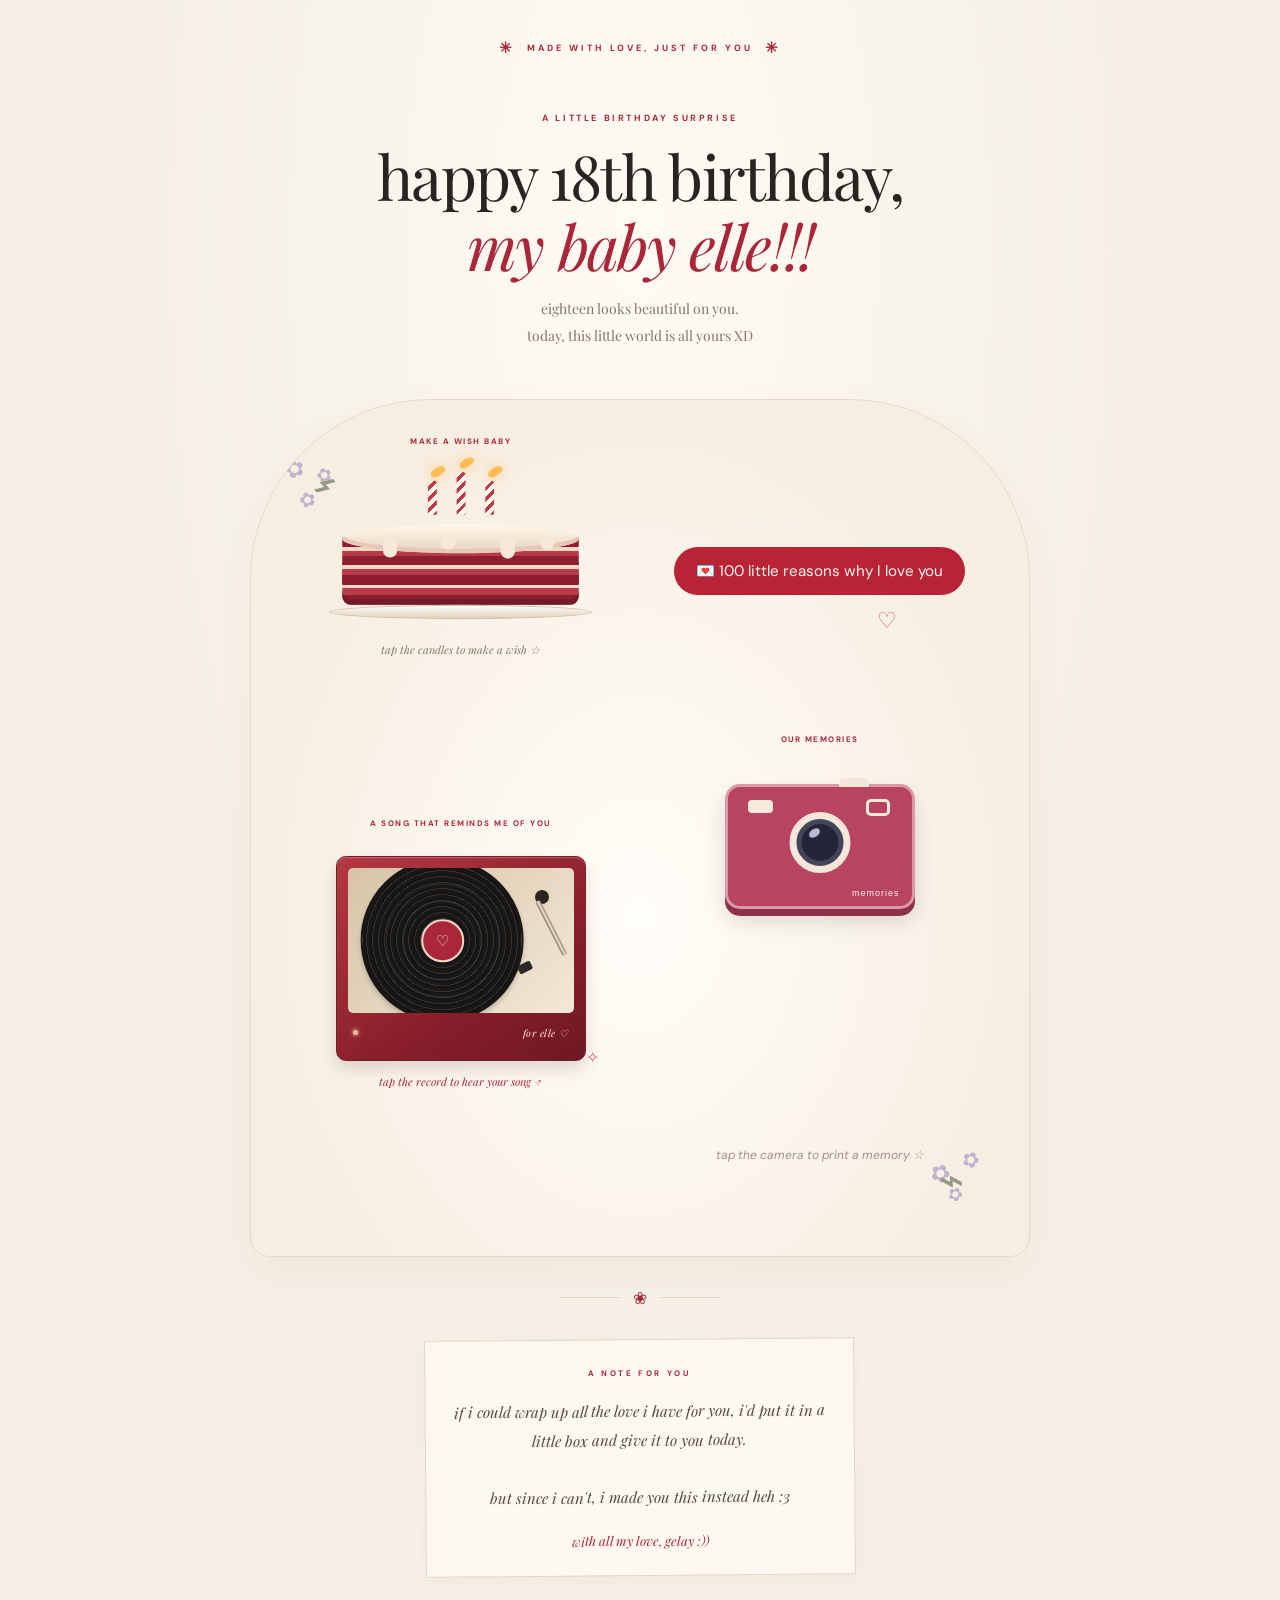
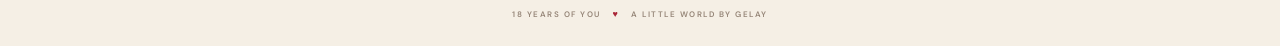
<file: index.html>
<!DOCTYPE html>
<html lang="en">
<head>
  <meta charset="UTF-8">
  <meta name="viewport" content="width=device-width, initial-scale=1.0">
  <meta name="theme-color" content="#f5efe5">
  <meta name="description" content="A little birthday world made with love for Elle.">
  <title>Happy 18th Birthday Elle<33</title>
  <link rel="stylesheet" href="style.css">
  <link rel="preconnect" href="https://fonts.googleapis.com">
  <link rel="preconnect" href="https://fonts.gstatic.com" crossorigin>
  <link href="https://fonts.googleapis.com/css2?family=DM+Sans:wght@400;500;600;700&family=Playfair+Display:ital,wght@0,400;0,500;0,600;1,400;1,500&display=swap" rel="stylesheet">
</head>

<body>
  <main class="birthday-page">

    <div class="top-note">
      <span class="tiny-star">✳</span>
      MADE WITH LOVE, JUST FOR YOU
      <span class="tiny-star">✳</span>
    </div>

    <header class="intro">
      <p class="eyebrow">A LITTLE BIRTHDAY SURPRISE</p>

      <h1>happy 18th birthday,<br>
        <span>my baby elle!!!</span>
      </h1>

      <p class="intro-copy">
        eighteen looks beautiful on you.<br>
        today, this little world is all yours XD
      </p>
    </header>

    <section class="birthday-scene" aria-label="Birthday cake and record player">

      <!-- Decorative orchids -->
      <div class="orchid orchid-one" aria-hidden="true">
        <span>✿</span><span>✿</span><span>✿</span>
        <i>⌁</i>
      </div>

      <div class="orchid orchid-two" aria-hidden="true">
        <span>✿</span><span>✿</span><span>✿</span>
        <i>⌁</i>
      </div>

      <span class="floating-heart heart-one" aria-hidden="true">♡</span>
      <span class="floating-heart heart-two" aria-hidden="true">✧</span>
      <span class="floating-heart heart-three" aria-hidden="true">♡</span>

      <!-- Birthday cake -->
      <section class="cake-area">
        <p class="object-label">MAKE A WISH BABY</p>

        <button
          class="cake-button"
          id="candleButton"
          type="button"
          aria-label="Blow out the birthday candles"
        >
          <span class="cake-candles" aria-hidden="true">
            <span class="candle candle-left">
              <span class="flame"></span>
            </span>
            <span class="candle candle-middle">
              <span class="flame"></span>
            </span>
            <span class="candle candle-right">
              <span class="flame"></span>
            </span>
          </span>

          <span class="cake">
            <span class="cake-top">
              <span class="icing-drip drip-one"></span>
              <span class="icing-drip drip-two"></span>
              <span class="icing-drip drip-three"></span>
              <span class="icing-drip drip-four"></span>
            </span>
            <span class="cake-middle"></span>
            <span class="cake-bottom"></span>
            <span class="cake-plate"></span>
          </span>
        </button>

        <p class="cake-hint" id="candleHint">
          tap the candles to make a wish ☆
        </p>
        <p class="wish-message" id="wishMessage" hidden>
          may all your wishes and dreams come true :DD
        </p>
      </section>

      <div class="reasons-link">
    <p>a little reminder for you ^o^</p>
    <a href="reasons.html" class="reasons-button">
      💌 100 little reasons why I love you
    </a>
      </div>

      <!-- Record player -->
      <section class="record-area">
        <p class="object-label">A SONG THAT REMINDS ME OF YOU</p>

        <a
          class="record-link"
          id="spotifyLink"
          href="https://open.spotify.com/track/7D0RhFcb3CrfPuTJ0obrod?si=yHlJPWkFQVKCgCAY8pLTEg&amp;utm_source=copy-link"
          target="_blank"
          rel="noopener noreferrer"
          aria-label="Open Elle's birthday song on Spotify"
        >
          <span class="turntable">
            <span class="turntable-top">
              <span class="vinyl" id="vinyl">
                <span class="vinyl-groove groove-one"></span>
                <span class="vinyl-groove groove-two"></span>
                <span class="vinyl-groove groove-three"></span>
                <span class="vinyl-label">
                  <span>♡</span>
                </span>
              </span>

              <span class="tonearm">
                <span class="tonearm-joint"></span>
                <span class="tonearm-stick"></span>
                <span class="tonearm-head"></span>
              </span>
            </span>

            <span class="turntable-front">
              <span class="player-light"></span>
              <span class="player-brand">for elle ♡</span>
            </span>
          </span>
        </a>

        <p class="record-hint">tap the record to hear your song ↗</p>
      </section>
      
      <!-- Polaroid camera -->
  <section class="polaroid-area">
    <p class="object-label">OUR MEMORIES</p>

    <button
      class="polaroid-camera"
      id="polaroidButton"
      type="button"
      aria-label="Print a picture"
    >
      <span class="camera-flash"></span>
      <span class="camera-viewfinder"></span>
      <span class="camera-lens">
        <span class="lens-shine"></span>
      </span>
      <span class="camera-button"></span>
      <span class="camera-brand">memories</span>
    </button>

    <div class="photo-slot" id="photoSlot" aria-live="polite">
      <div class="polaroid-photo" id="polaroidPhoto">
        <div class="photo-placeholder">
          <span>♡</span>
          <p>our memories</p>
        </div>
        <p class="polaroid-caption">corememories with you</p>
      </div>
    </div>

    <p class="polaroid-hint" id="polaroidHint">
      tap the camera to print a memory ☆
    </p>
  </section>
    </section>

    <div class="scene-divider">
      <span></span> ❀ <span></span>
    </div>

    <section class="welcome-note">
      <p class="note-kicker">A NOTE FOR YOU</p>
      <p class="note-text">
        if i could wrap up all the love i have for you,
        i'd put it in a little box and give it to you today.
        <br><br>
        but since i can't, i made you this instead heh :3
      </p>
      <span class="note-heart">with all my love, gelay :))</span>
    </section>

    <footer class="page-footer">
      <span>18 YEARS OF YOU</span>
      <span class="footer-heart">♥</span>
      <span>A LITTLE WORLD BY GELAY</span>
    </footer>

  </main>

  <script src="script.js"></script>
</body>
</html>
</file>
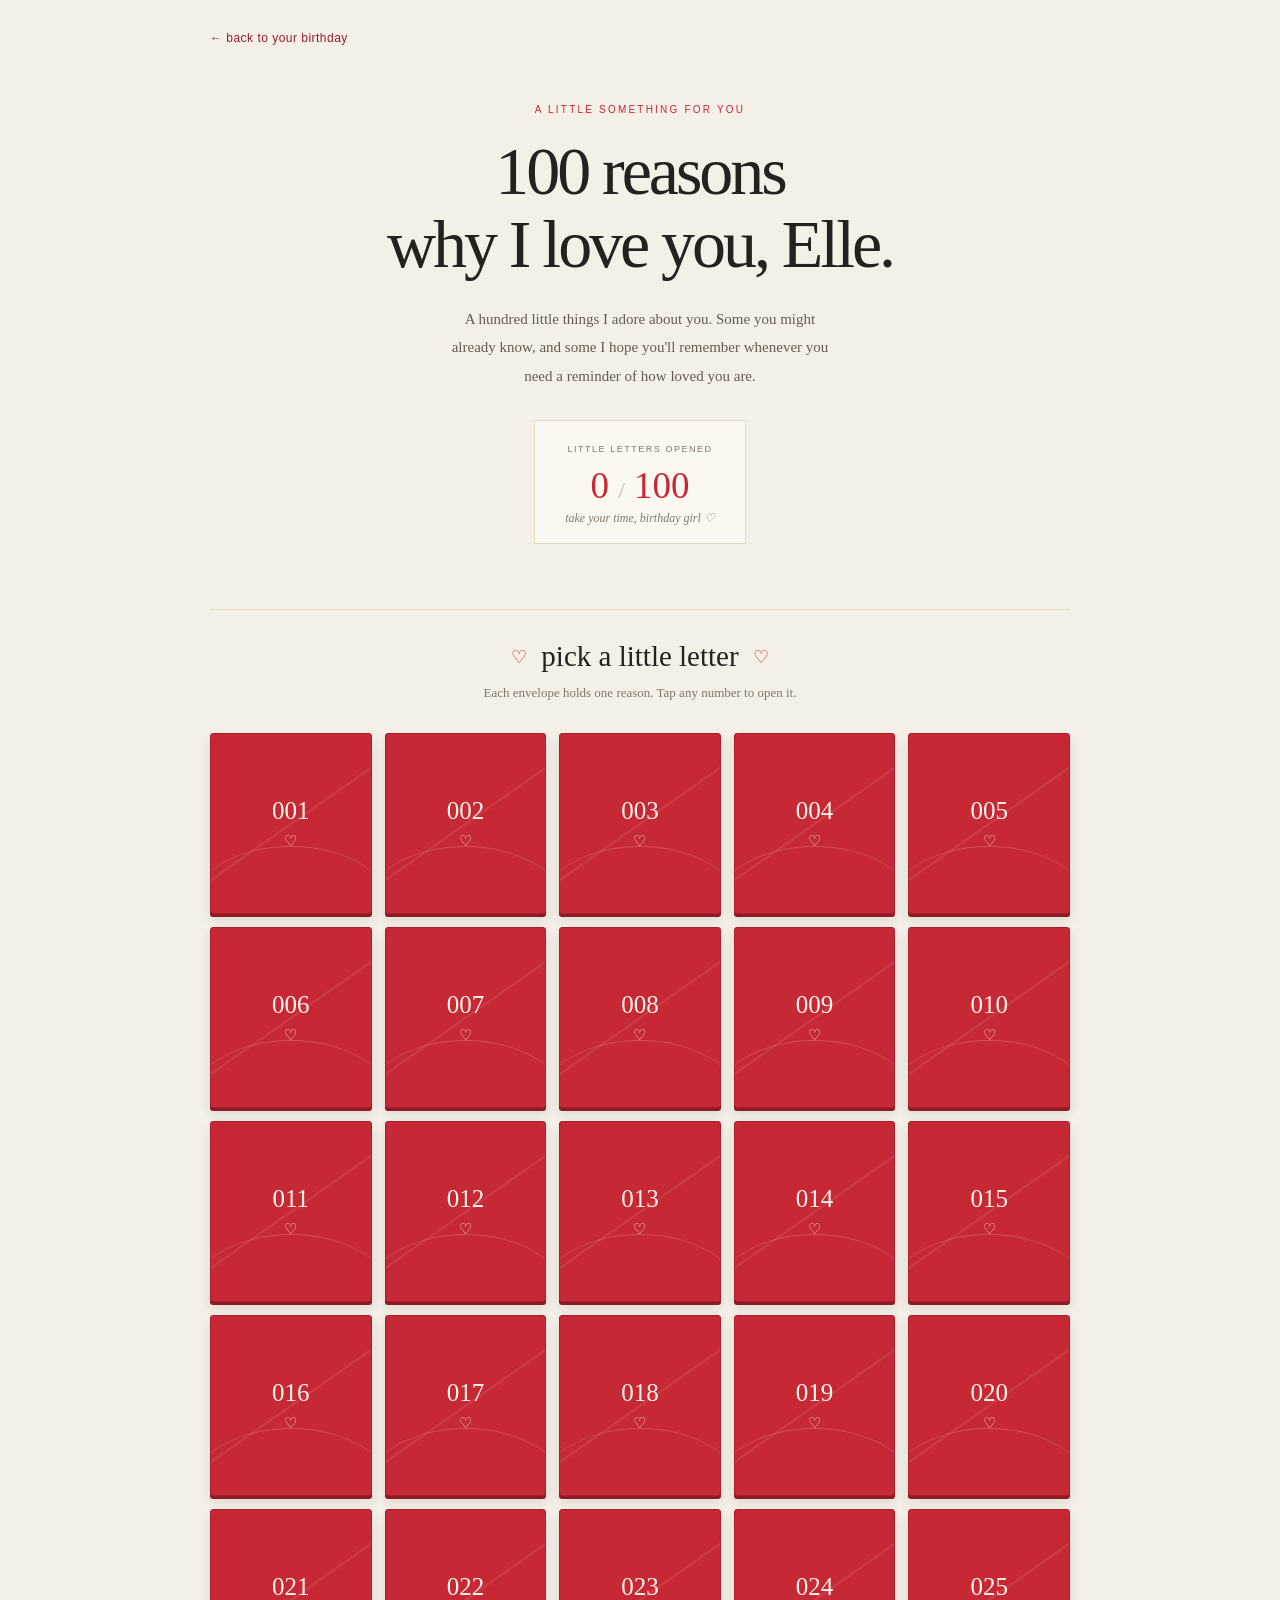
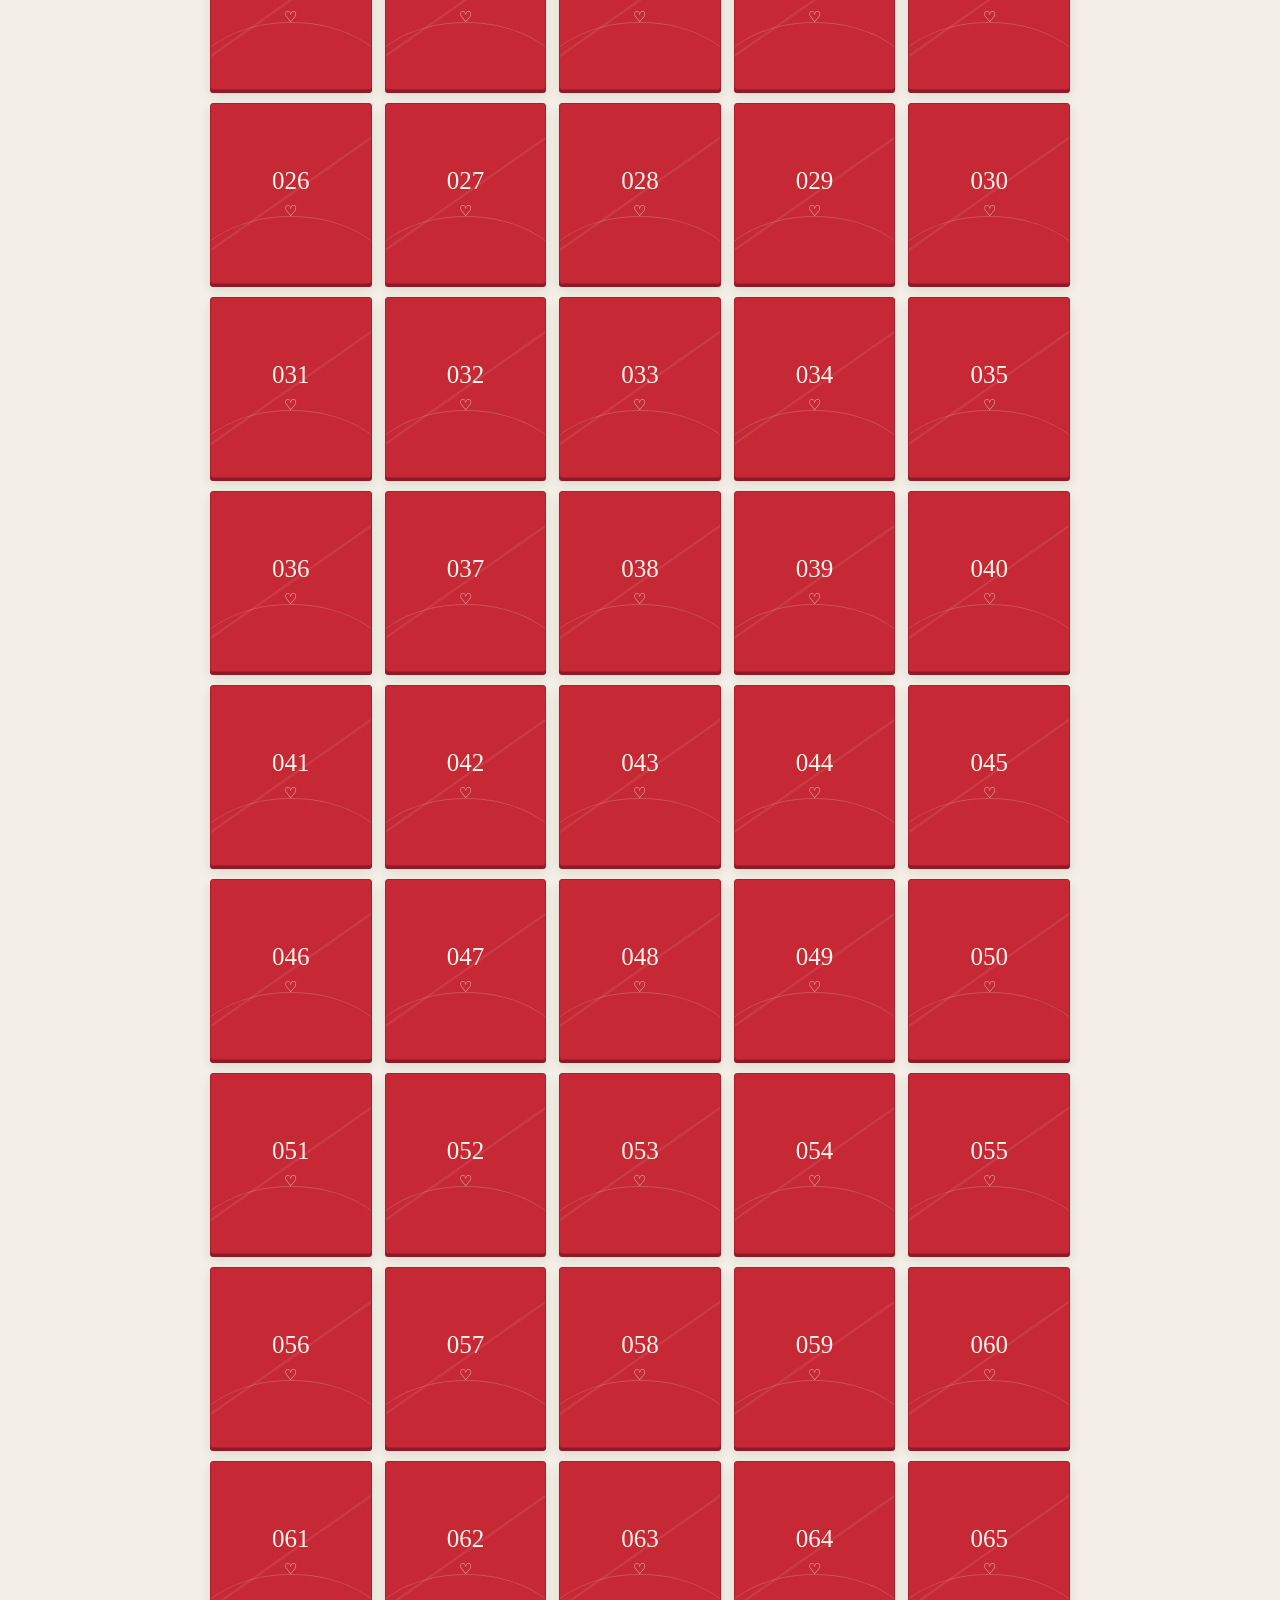
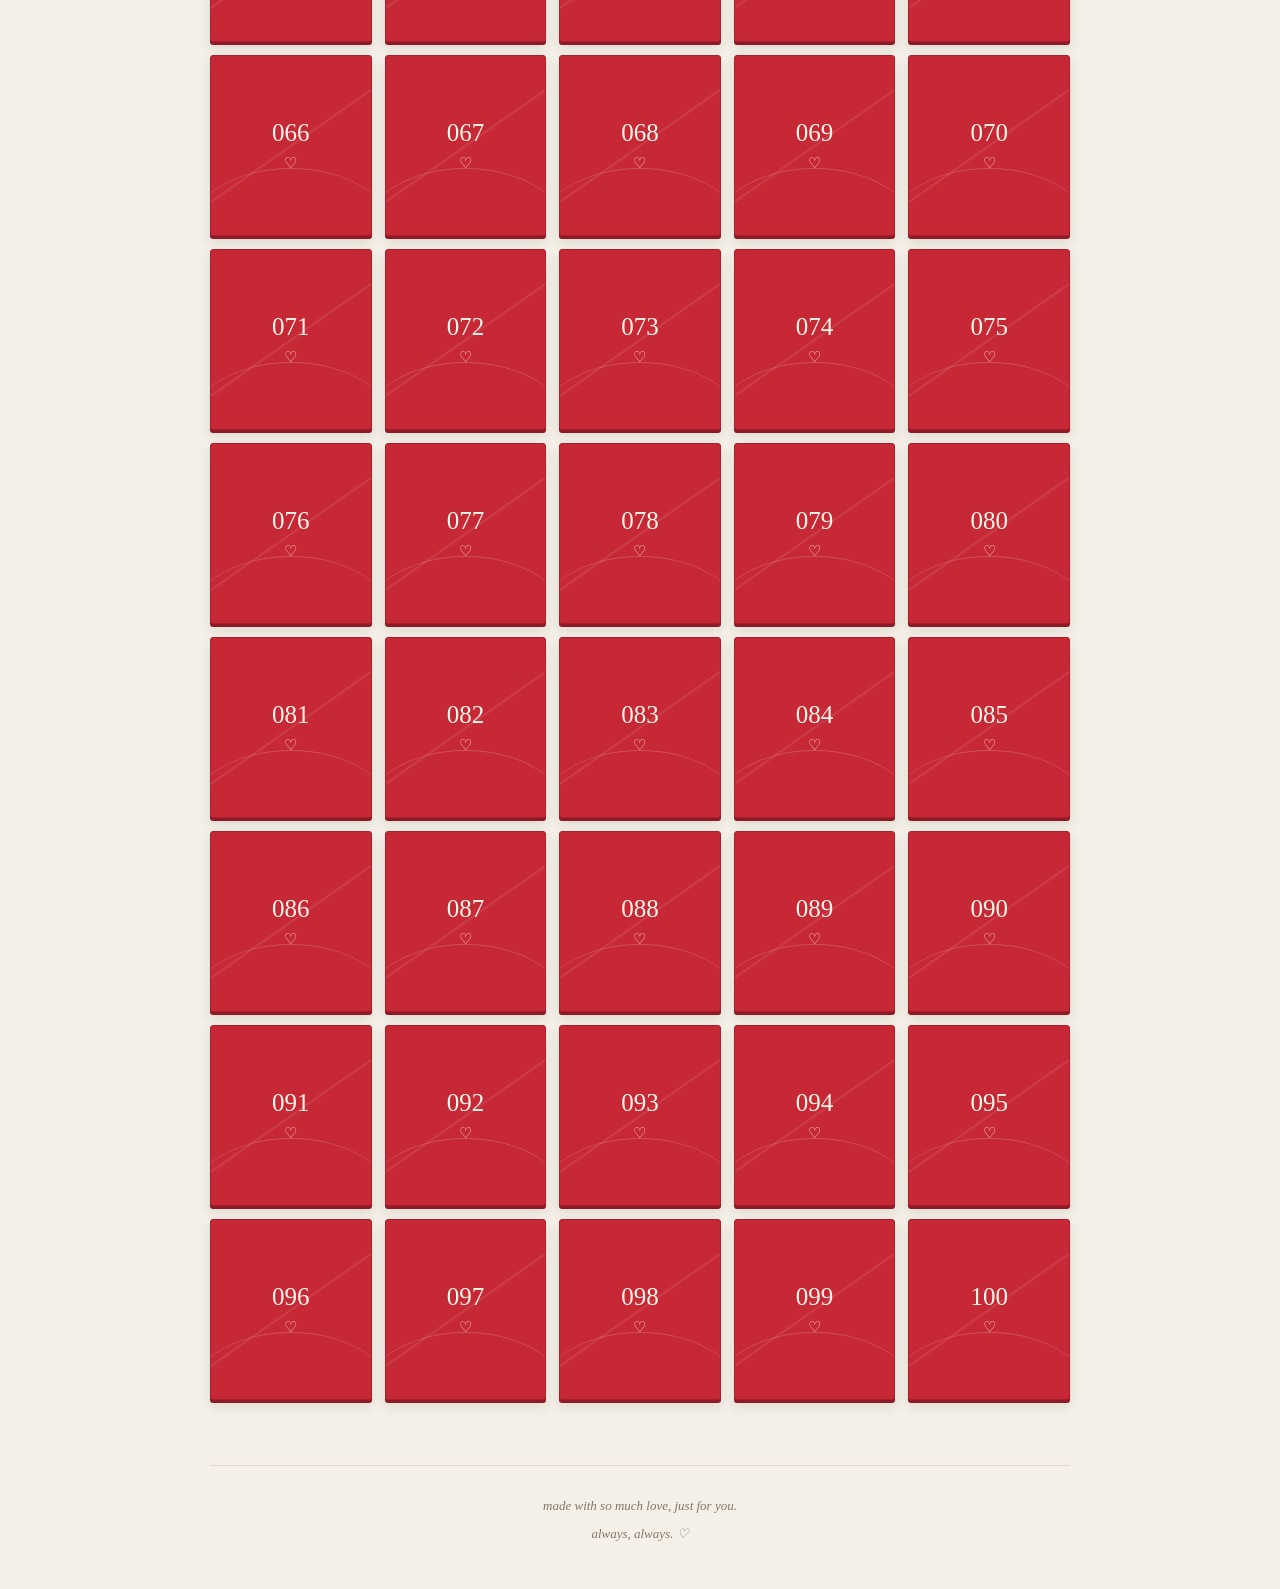
<file: reasons.html>
<!DOCTYPE html>
<html lang="en">
<head>
  <meta charset="UTF-8">
  <meta name="viewport" content="width=device-width, initial-scale=1.0">
  <meta name="theme-color" content="#f4f0e7">

  <title>100 Reasons Why I Love You, Elle ♡</title>

  <link rel="stylesheet" href="reasons.css">
</head>

<body>
  <main class="reasons-page">

    <a class="back-link" href="index.html">
      ← back to your birthday
    </a>

    <header class="reasons-header">
      <p class="eyebrow">a little something for you</p>

      <h1>100 reasons<br>why I love you, Elle.</h1>

      <p class="intro-note">
        A hundred little things I adore about you.
        Some you might already know, and some I hope
        you'll remember whenever you need a reminder
        of how loved you are.
      </p>

      <div class="counter-card">
        <span class="counter-label">little letters opened</span>
        <p class="counter-number">
          <span id="opened-count">0</span>
          <span class="counter-divider">/</span>
          100
        </p>
        <p class="counter-note" id="counter-note">
          take your time, birthday girl ♡
        </p>
      </div>
    </header>

    <section class="envelopes-section">
      <div class="section-heading">
        <span>♡</span>
        <h2>pick a little letter</h2>
        <span>♡</span>
      </div>

      <p class="section-note">
        Each envelope holds one reason.
        Tap any number to open it.
      </p>

      <div class="envelopes-grid" id="envelopes-grid">
        <!-- The 100 envelopes will appear here. -->
      </div>
    </section>

    <footer class="reasons-footer">
      <p>made with so much love, just for you.</p>
      <p>always, always. ♡</p>
    </footer>

  </main>

  <div
    class="letter-overlay"
    id="letter-overlay"
    aria-hidden="true"
  >
    <section
      class="letter-modal"
      role="dialog"
      aria-modal="true"
      aria-labelledby="letter-title"
    >
      <button
        class="close-letter"
        id="close-letter"
        type="button"
        aria-label="Close letter"
      >
        ×
      </button>

      <p class="letter-eyebrow" id="letter-number">
        LETTER NO. 001
      </p>

      <div class="letter-decoration" aria-hidden="true">
        ♡
      </div>

      <h2 id="letter-title">a little reason why...</h2>

      <p class="letter-message" id="letter-message"></p>

      <p class="letter-signoff">with love, always. ♡</p>

      <button
        class="letter-done"
        id="letter-done"
        type="button"
      >
        fold this letter ♡
      </button>
    </section>
  </div>

  <script src="reasons.js"></script>
</body>
</html>
</file>
<file: style.css>
:root {
  --cream: #f5efe5;
  --paper: #fffaf1;
  --red: #a92738;
  --red-dark: #761b29;
  --red-light: #d66b72;
  --ink: #282421;
  --muted: #82766a;
  --line: #e5d8c8;
  --lilac: #b9a6c9;
}

* {
  box-sizing: border-box;
}

html {
  scroll-behavior: smooth;
}

body {
  margin: 0;
  background:
    radial-gradient(ellipse at 50% 15%, #fffaf3 0%, transparent 55%),
    var(--cream);
  color: var(--ink);
  font-family: "DM Sans", sans-serif;
}

button,
a {
  -webkit-tap-highlight-color: transparent;
}

button:focus-visible,
a:focus-visible {
  outline: 2px solid var(--red);
  outline-offset: 6px;
}

.birthday-page {
  width: min(100% - 32px, 780px);
  margin: 0 auto;
  padding: 28px 0 18px;
}

.top-note {
  display: flex;
  align-items: center;
  justify-content: center;
  gap: 12px;
  color: var(--red);
  font-size: 9px;
  font-weight: 700;
  letter-spacing: 3px;
  text-align: center;
}

.tiny-star {
  font-size: 15px;
}

.intro {
  padding: 45px 8px 10px;
  text-align: center;
}

.eyebrow,
.object-label,
.note-kicker {
  margin: 0;
  color: var(--red);
  font-size: 9px;
  font-weight: 700;
  letter-spacing: 2.6px;
}

.intro h1 {
  margin: 17px 0 15px;
  font-family: "Playfair Display", Georgia, serif;
  font-size: clamp(37px, 8vw, 62px);
  font-weight: 400;
  line-height: 1.13;
  letter-spacing: -1.7px;
}

.intro h1 span {
  color: var(--red);
  font-style: italic;
}

.intro-copy {
  color: var(--muted);
  font-family: "Playfair Display", Georgia, serif;
  font-size: 14px;
  line-height: 1.9;
}

.birthday-scene {
  position: relative;
  display: grid;
  grid-template-columns: 1fr 1fr;
  align-items: center;
  gap: 18px;
  min-height: 350px;
  margin: 26px 0 10px;
  padding: 28px 12px;
  overflow: hidden;
  border: 1px solid #e7d9c9;
  border-radius: 180px 180px 20px 20px;
  background:
    radial-gradient(ellipse at 50% 60%, #fffdf8 0%, #f7eee2 72%);
  box-shadow: 0 14px 38px #6c40200b;
}

.cake-area,
.record-area {
  position: relative;
  z-index: 2;
  min-width: 0;
  text-align: center;
}

.object-label {
  margin-bottom: 28px;
  font-size: 8px;
  letter-spacing: 1.5px;
}

.cake-button {
  position: relative;
  display: block;
  width: 100%;
  max-width: 225px;
  height: 155px;
  margin: 0 auto;
  padding: 0;
  border: 0;
  background: transparent;
  cursor: pointer;
}

.cake {
  position: absolute;
  right: 8%;
  bottom: 16px;
  left: 8%;
  display: block;
  height: 86px;
}

.cake-top {
  position: absolute;
  z-index: 3;
  top: 0;
  left: 0;
  width: 100%;
  height: 26px;
  border-radius: 50%;
  background: linear-gradient(180deg, #fff8ec, #e7d4bd);
  box-shadow: inset 0 -4px 0 #e6c8b8;
}

.icing-drip {
  position: absolute;
  top: 13px;
  display: block;
  width: 13px;
  background: #f7e8d7;
  border-radius: 0 0 8px 8px;
}

.drip-one {
  left: 17%;
  height: 17px;
}

.drip-two {
  left: 42%;
  height: 10px;
}

.drip-three {
  left: 67%;
  height: 18px;
}

.drip-four {
  left: 84%;
  height: 10px;
}

.cake-middle {
  position: absolute;
  top: 12px;
  left: 0;
  width: 100%;
  height: 42px;
  background:
    repeating-linear-gradient(
      0deg,
      #8f1f30 0 8px,
      #b83a48 8px 13px,
      #f2d7c3 13px 17px
    );
  box-shadow: inset 0 -3px 0 #6d1928;
}

.cake-bottom {
  position: absolute;
  top: 34px;
  left: 0;
  width: 100%;
  height: 39px;
  border-radius: 0 0 8px 8px;
  background:
    repeating-linear-gradient(
      0deg,
      #8d1e2d 0 9px,
      #b93a48 9px 15px,
      #f3d9c6 15px 18px
    );
  box-shadow: inset 0 -5px 0 #721b28;
}

.cake-plate {
  position: absolute;
  z-index: 4;
  bottom: 0;
  left: -6%;
  width: 112%;
  height: 13px;
  border: 1px solid #d6c2a8;
  border-radius: 50%;
  background: linear-gradient(#fffdf8, #dfd1be);
}

.cake-candles {
  position: absolute;
  z-index: 5;
  top: 1px;
  left: 0;
  display: flex;
  justify-content: center;
  align-items: flex-end;
  gap: 18px;
  width: 100%;
  height: 43px;
}

.candle {
  position: relative;
  display: block;
  width: 8px;
  height: 31px;
  border-radius: 3px 3px 1px 1px;
  background: repeating-linear-gradient(
    135deg,
    #fff8ec 0 4px,
    #bb3a49 4px 7px
  );
  box-shadow: 0 0 2px #5c1a2220;
}

.candle-middle {
  height: 39px;
}

.flame {
  position: absolute;
  top: -17px;
  left: 0;
  width: 8px;
  height: 14px;
  border-radius: 70% 25% 65% 35%;
  background: #ffbd54;
  transform: rotate(45deg);
  box-shadow: 0 0 12px #ffb4499c;
  animation: flicker 0.8s ease-in-out infinite alternate;
  transform-origin: bottom center;
}

.candle-middle .flame {
  animation-delay: 0.2s;
}

.candle-right .flame {
  animation-delay: 0.4s;
}

@keyframes flicker {
  from {
    transform: rotate(38deg) scale(0.94);
    opacity: 0.9;
  }

  to {
    transform: rotate(51deg) scale(1.08);
    opacity: 1;
  }
}

.cake-button.blown-out .flame {
  display: none;
}

.cake-hint,
.record-hint {
  margin: 12px 0 0;
  color: var(--muted);
  font-family: "Playfair Display", Georgia, serif;
  font-size: 11px;
  font-style: italic;
  line-height: 1.6;
}

.wish-message {
  margin: 12px 0 0;
  color: var(--red);
  font-family: "Playfair Display", Georgia, serif;
  font-size: 13px;
  font-style: italic;
  line-height: 1.5;
}

.wish-message[hidden] {
  display: none;
}

/* Record player */

.record-link {
  display: block;
  width: 100%;
  max-width: 230px;
  margin: 0 auto;
  text-decoration: none;
}

.turntable {
  position: relative;
  display: block;
  width: 100%;
  aspect-ratio: 1 / 0.82;
  padding: 11px;
  border: 1px solid #6b222a;
  border-radius: 10px;
  background: linear-gradient(145deg, #b63843, #861d2a 65%, #6f1825);
  box-shadow:
    0 8px 15px #49121d25,
    inset 0 1px 1px #ffffff42;
  transition: transform 0.2s ease, box-shadow 0.2s ease;
}

.record-link:active .turntable {
  transform: scale(0.97);
}

.turntable-top {
  position: relative;
  display: block;
  width: 100%;
  height: 80%;
  overflow: hidden;
  border-radius: 5px;
  background: linear-gradient(135deg, #d7c4a8, #f3e8d6);
}

.vinyl {
  position: absolute;
  top: 50%;
  left: 42%;
  width: 72%;
  aspect-ratio: 1;
  border: 2px solid #171615;
  border-radius: 50%;
  background:
    repeating-radial-gradient(
      circle at center,
      #191817 0 3px,
      #34312e 3px 4px,
      #151413 4px 6px
    );
  box-shadow: 0 3px 5px #0003;
  transform: translate(-50%, -50%);
}

.vinyl-groove {
  position: absolute;
  border: 1px solid #ffffff16;
  border-radius: 50%;
}

.groove-one {
  inset: 14%;
}

.groove-two {
  inset: 25%;
}

.groove-three {
  inset: 36%;
}

.vinyl-label {
  position: absolute;
  top: 50%;
  left: 50%;
  display: grid;
  width: 27%;
  aspect-ratio: 1;
  place-items: center;
  border: 2px solid #f3d9c0;
  border-radius: 50%;
  background: var(--red);
  color: #fff4e8;
  font-family: "Playfair Display", Georgia, serif;
  font-size: 15px;
  transform: translate(-50%, -50%);
}

.record-link.playing .vinyl {
  animation: spin-record 3s linear infinite;
}

@keyframes spin-record {
  to {
    transform: translate(-50%, -50%) rotate(360deg);
  }
}

.tonearm {
  position: absolute;
  z-index: 2;
  top: 13%;
  right: 8%;
  display: block;
  width: 35%;
  height: 65%;
}

.tonearm-joint {
  position: absolute;
  top: 0;
  right: 4%;
  width: 20px;
  height: 20px;
  border: 3px solid #e8d5ba;
  border-radius: 50%;
  background: #292523;
}

.tonearm-stick {
  position: absolute;
  top: 14px;
  right: 19%;
  width: 5px;
  height: 65%;
  border-radius: 4px;
  background: linear-gradient(90deg, #756b5f, #f2e2cc, #8e7e6a);
  transform: rotate(-27deg);
  transform-origin: top center;
  transition: transform 0.5s ease;
}

.tonearm-head {
  position: absolute;
  right: 30%;
  bottom: 10%;
  width: 14px;
  height: 9px;
  border-radius: 2px;
  background: #2b2926;
  transform: rotate(-27deg);
}

.record-link.playing .tonearm-stick {
  transform: rotate(-13deg);
}

.turntable-front {
  display: flex;
  align-items: center;
  justify-content: space-between;
  height: 20%;
  padding: 4px 5px 0;
}

.player-light {
  width: 5px;
  height: 5px;
  border-radius: 50%;
  background: #e9bba0;
  box-shadow: 0 0 4px #ffe5c0;
}

.player-brand {
  color: #fff0e3;
  font-family: "Playfair Display", Georgia, serif;
  font-size: 10px;
  font-style: italic;
  letter-spacing: 0.5px;
}

.record-hint {
  color: var(--red);
}

/* Decorative flowers and details */

.orchid {
  position: absolute;
  z-index: 1;
  color: var(--lilac);
  pointer-events: none;
  opacity: 0.83;
}

.orchid span {
  position: absolute;
  display: block;
  font-size: 24px;
  text-shadow: 0 1px 0 #ffffff8c;
}

.orchid i {
  position: absolute;
  color: #7f8970;
  font-size: 43px;
  font-style: normal;
  transform: rotate(-25deg);
}

.orchid-one {
  top: 43px;
  left: 14px;
  width: 70px;
  height: 75px;
  transform: rotate(-20deg);
}

.orchid-one span:nth-child(1) {
  top: 0;
  left: 0;
}

.orchid-one span:nth-child(2) {
  top: 19px;
  left: 27px;
  font-size: 19px;
}

.orchid-one span:nth-child(3) {
  top: 36px;
  left: 3px;
  font-size: 20px;
}

.orchid-one i {
  top: 12px;
  left: 19px;
}

.orchid-two {
  right: 8px;
  bottom: 40px;
  width: 65px;
  height: 72px;
  transform: rotate(23deg);
}

.orchid-two span:nth-child(1) {
  top: 0;
  left: 25px;
  font-size: 21px;
}

.orchid-two span:nth-child(2) {
  top: 22px;
  left: 0;
}

.orchid-two span:nth-child(3) {
  top: 40px;
  left: 25px;
  font-size: 18px;
}

.orchid-two i {
  top: 12px;
  left: 10px;
}

.floating-heart {
  position: absolute;
  z-index: 1;
  color: var(--red-light);
  pointer-events: none;
}

.heart-one {
  top: 24%;
  right: 17%;
  font-size: 22px;
}

.heart-two {
  bottom: 22%;
  left: 43%;
  font-size: 16px;
}

.heart-three {
  top: 15%;
  left: 37%;
  font-size: 16px;
}

/* Personal note */

.scene-divider {
  display: flex;
  align-items: center;
  justify-content: center;
  gap: 13px;
  margin: 30px auto;
  color: var(--red);
  font-size: 17px;
}

.scene-divider span {
  width: 60px;
  height: 1px;
  background: var(--line);
}

.welcome-note {
  width: min(100%, 430px);
  margin: 0 auto;
  padding: 28px 25px 24px;
  border: 1px solid #e5d6c4;
  background:
    linear-gradient(#fffaf1e8, #fffaf1e8),
    repeating-linear-gradient(
      0deg,
      transparent 0 27px,
      #dfcdb81c 27px 28px
    );
  box-shadow: 0 5px 16px #5b392008;
  text-align: center;
  transform: rotate(-0.5deg);
}

.note-kicker {
  font-size: 8px;
}

.note-text {
  margin: 19px 0;
  color: #554941;
  font-family: "Playfair Display", Georgia, serif;
  font-size: 15px;
  font-style: italic;
  line-height: 1.9;
}

.note-heart {
  color: var(--red);
  font-family: "Playfair Display", Georgia, serif;
  font-size: 13px;
  font-style: italic;
}

.page-footer {
  display: flex;
  align-items: center;
  justify-content: center;
  flex-wrap: wrap;
  gap: 12px;
  padding: 32px 0 8px;
  color: #968678;
  font-size: 8px;
  font-weight: 600;
  letter-spacing: 1.5px;
}

.footer-heart {
  color: var(--red);
  font-size: 9px;
}

@media (min-width: 650px) {
  .birthday-page {
    padding-top: 38px;
  }

  .intro {
    padding-top: 54px;
  }

  .birthday-scene {
    min-height: 410px;
    gap: 30px;
    padding: 36px 45px;
  }

  .cake-button {
    max-width: 255px;
    transform: scale(1.1);
  }

  .record-link {
    max-width: 250px;
  }

  .orchid-one {
    left: 40px;
  }

  .orchid-two {
    right: 35px;
  }
}

@media (max-width: 420px) {
  .birthday-page {
    width: calc(100% - 22px);
    padding-top: 22px;
  }

  .top-note {
    gap: 7px;
    font-size: 8px;
    letter-spacing: 1.8px;
  }

  .intro {
    padding-top: 37px;
  }

  .intro h1 {
    font-size: clamp(35px, 9vw, 43px);
  }

  .birthday-scene {
    grid-template-columns: 1fr;
    gap: 42px;
    padding: 35px 12px 32px;
    border-radius: 150px 150px 18px 18px;
  }

  .cake-area,
  .record-area {
    width: 100%;
  }

  .object-label {
    margin-bottom: 24px;
  }

  .cake-button {
    height: 155px;
    max-width: 235px;
  }

  .record-link {
    max-width: 225px;
  }

  .orchid-one {
    top: 32px;
    left: 7px;
    transform: scale(0.8) rotate(-20deg);
  }

  .orchid-two {
    right: 3px;
    bottom: 38px;
    transform: scale(0.8) rotate(23deg);
  }

  .heart-one {
    top: 31%;
    right: 13%;
  }

  .heart-two {
    bottom: 26%;
    left: 20%;
  }
}

@media (prefers-reduced-motion: reduce) {
  *,
  *::before,
  *::after {
    scroll-behavior: auto !important;
    animation-duration: 0.01ms !important;
    animation-iteration-count: 1 !important;
    transition-duration: 0.01ms !important;
  }
}

/* 100 REASONS BUTTON */

.reasons-link {
text-align: center;
margin: 35px auto;
padding: 0 16px;
}

.reasons-link p {
color: #f4f1e9;
font-size: 0.9rem;
margin-bottom: 14px;
}

.reasons-button {
display: inline-block;
padding: 14px 22px;
background: #b82435;
color: #fff8ed;
text-decoration: none;
border: 1px solid #f4f1e9;
border-radius: 30px;
font-size: 0.95rem;
transition: transform 0.2s ease;
}

.reasons-button:hover {
transform: translateY(-3px);
}

/* ================================
POLAROID CAMERA
================================ */

.polaroid-area {
display: flex;
flex-direction: column;
align-items: center;
text-align: center;
margin: 35px auto;
padding: 10px 16px;
}

.polaroid-camera {
position: relative;
width: 190px;
height: 125px;
margin: 12px auto;
border: 3px solid #d99aaa;
border-radius: 15px;
background: #b84461;
box-shadow: 0 7px 0 #8e3049, 0 12px 22px #0002;
cursor: pointer;
transition: transform 0.2s ease;
}

.polaroid-camera:hover {
transform: translateY(-3px);
}

.polaroid-camera:active {
transform: scale(0.96);
}

.camera-flash {
position: absolute;
top: 13px;
left: 20px;
width: 25px;
height: 13px;
border-radius: 4px;
background: #f6eadb;
}

.camera-viewfinder {
position: absolute;
top: 12px;
right: 22px;
width: 24px;
height: 17px;
border: 3px solid #f6eadb;
border-radius: 5px;
}

.camera-lens {
position: absolute;
top: 25px;
left: 50%;
width: 61px;
height: 61px;
transform: translateX(-50%);
border: 7px solid #f4e7d9;
border-radius: 50%;
background: #242538;
box-shadow: inset 0 0 0 5px #44455b;
}

.lens-shine {
position: absolute;
top: 10px;
left: 12px;
width: 12px;
height: 8px;
border-radius: 50%;
background: #b8b6d0;
transform: rotate(-35deg);
}

.camera-button {
position: absolute;
top: -9px;
right: 43px;
width: 30px;
height: 9px;
border-radius: 5px 5px 0 0;
background: #f4e7d9;
}

.camera-brand {
position: absolute;
right: 12px;
bottom: 8px;
color: #fff5e9;
font-size: 9px;
letter-spacing: 1px;
}

.photo-slot {
min-height: 0;
display: flex;
justify-content: center;
margin-top: 20px;
}

.polaroid-photo {
width: 160px;
padding: 9px 9px 14px;
background: #f6f0e5;
box-shadow: 0 5px 14px #0002;
transform: rotate(-3deg);
opacity: 0;
visibility: hidden;
transition: opacity 0.5s ease, transform 0.5s ease;
}

.polaroid-photo.printed {
opacity: 1;
visibility: visible;
transform: rotate(-3deg) translateY(0);
}

.photo-placeholder {
aspect-ratio: 1 / 1;
display: flex;
flex-direction: column;
align-items: center;
justify-content: center;
background: #eadbd5;
color: #a33a52;
}

.photo-placeholder span {
font-size: 32px;
}

.photo-placeholder p {
font-size: 10px;
}

.polaroid-caption {
margin: 12px 0 0;
color: #6c3745;
font-family: cursive;
font-size: 12px;
}

.polaroid-hint {
margin-top: 14px;
font-size: 12px;
font-style: italic;
color: #a58b91;
}

/* RECORD PLAYER + POLAROID LAYOUT */

.memory-objects {
display: flex;
flex-wrap: wrap;
justify-content: center;
align-items: flex-start;
gap: 24px;
width: 100%;
max-width: 650px;
margin: 25px auto;
}

.memory-objects .record-area,
.memory-objects .polaroid-area {
flex: 1 1 240px;
min-width: 0;
margin: 0;
box-sizing: border-box;
}

.memory-objects .polaroid-camera {
max-width: 100%;
}

@media (max-width: 520px) {
.memory-objects {
gap: 16px;
}

.memory-objects .record-area,
.memory-objects .polaroid-area {
flex: 1 1 140px;
}

.memory-objects .polaroid-camera {
width: 160px;
}
</file>
<file: reasons.css>
/* =========================================
   100 REASONS — ELLE'S LETTER COLLECTION
   Cherry red · Warm cream · Ink black
========================================= */

:root {
  --cream: #f4f0e7;
  --paper: #fffdf7;
  --red: #c62835;
  --red-dark: #941d29;
  --ink: #26211f;
  --muted: #82766c;
  --line: #e4d8c8;
  --shadow: rgba(55, 30, 24, 0.12);
}

* {
  box-sizing: border-box;
}

html {
  scroll-behavior: smooth;
}

body {
  margin: 0;
  background: var(--cream);
  color: var(--ink);
  font-family: Georgia, "Times New Roman", serif;
}

button,
a {
  -webkit-tap-highlight-color: transparent;
}

button {
  font: inherit;
}

.reasons-page {
  width: min(100%, 900px);
  margin: 0 auto;
  padding: 28px 20px 40px;
}

.back-link {
  display: inline-block;
  color: var(--red-dark);
  font-family: Arial, sans-serif;
  font-size: 12px;
  letter-spacing: 0.04em;
  text-decoration: none;
}

.back-link:hover {
  text-decoration: underline;
}

/* INTRODUCTION */

.reasons-header {
  max-width: 600px;
  margin: 58px auto 65px;
  text-align: center;
}

.eyebrow {
  margin-bottom: 20px;
  color: var(--red);
  font-family: Arial, sans-serif;
  font-size: 10px;
  letter-spacing: 0.22em;
  text-transform: uppercase;
}

.reasons-header h1 {
  margin: 0;
  font-size: clamp(37px, 9vw, 68px);
  font-weight: normal;
  line-height: 1.08;
  letter-spacing: -0.045em;
}

.intro-note {
  max-width: 390px;
  margin: 23px auto 30px;
  color: #665b52;
  font-size: 15px;
  line-height: 1.9;
}

/* OPENED LETTER COUNTER */

.counter-card {
  display: inline-block;
  min-width: 195px;
  padding: 17px 30px;
  border: 1px solid var(--line);
  background: rgba(255, 253, 247, 0.6);
}

.counter-label {
  color: var(--muted);
  font-family: Arial, sans-serif;
  font-size: 9px;
  letter-spacing: 0.17em;
  text-transform: uppercase;
}

.counter-number {
  margin: 8px 0 4px;
  color: var(--red);
  font-size: 37px;
}

.counter-divider {
  color: #c8b9aa;
  font-size: 24px;
}

.counter-note {
  margin: 0;
  color: var(--muted);
  font-size: 12px;
  font-style: italic;
}

/* ENVELOPE COLLECTION */

.envelopes-section {
  padding-top: 30px;
  border-top: 1px solid var(--line);
}

.section-heading {
  display: flex;
  align-items: center;
  justify-content: center;
  gap: 14px;
}

.section-heading span {
  color: var(--red);
  font-size: 18px;
}

.section-heading h2 {
  margin: 0;
  font-size: clamp(21px, 5vw, 29px);
  font-weight: normal;
}

.section-note {
  margin: 12px 0 32px;
  color: var(--muted);
  font-size: 13px;
  text-align: center;
}

/* ENVELOPE GRID */

.envelopes-grid {
  display: grid;
  grid-template-columns: repeat(5, minmax(0, 1fr));
  gap: 13px;
}

.envelope {
  position: relative;
  display: flex;
  min-width: 0;
  aspect-ratio: 1 / 1.12;
  align-items: center;
  justify-content: center;
  flex-direction: column;
  gap: 7px;
  overflow: hidden;
  padding: 7px;
  border: 1px solid #a91f2d;
  border-radius: 3px;
  background: var(--red);
  color: #fff5e9;
  cursor: pointer;
  box-shadow: 0 3px 0 #8d1a26, 0 6px 12px var(--shadow);
  transition:
    transform 180ms ease,
    box-shadow 180ms ease,
    background 180ms ease;
}

.envelope::before {
  position: absolute;
  inset: 0;
  background:
    linear-gradient(
      145deg,
      transparent 49.5%,
      rgba(255, 255, 255, 0.11) 50%,
      transparent 51%
    );
  content: "";
  pointer-events: none;
}

.envelope::after {
  position: absolute;
  right: -15%;
  bottom: -38%;
  left: -15%;
  height: 75%;
  border-top: 1px solid rgba(255, 255, 255, 0.18);
  border-radius: 50% 50% 0 0;
  content: "";
  pointer-events: none;
}

.envelope:hover {
  transform: translateY(-3px) rotate(-1deg);
  box-shadow: 0 5px 0 #8d1a26, 0 10px 16px var(--shadow);
}

.envelope:active {
  transform: translateY(1px);
  box-shadow: 0 2px 0 #8d1a26;
}

.envelope-number {
  position: relative;
  z-index: 1;
  font-size: clamp(17px, 4vw, 25px);
  font-weight: normal;
}

.envelope-heart {
  position: relative;
  z-index: 1;
  font-size: 15px;
  opacity: 0.9;
}

.envelope.opened {
  border-color: #d4c6b5;
  background: #e8dfd2;
  color: #76675a;
  box-shadow: 0 3px 0 #d0c2b1;
}

.envelope.opened .envelope-heart {
  color: var(--red);
}

.envelope:focus-visible,
.close-letter:focus-visible,
.letter-done:focus-visible,
.back-link:focus-visible {
  outline: 3px solid #e5a2a2;
  outline-offset: 4px;
}

/* LETTER OVERLAY */

.letter-overlay {
  position: fixed;
  z-index: 10;
  inset: 0;
  display: flex;
  align-items: center;
  justify-content: center;
  overflow-y: auto;
  padding: 22px;
  background: rgba(29, 22, 20, 0.7);
  opacity: 0;
  visibility: hidden;
  transition:
    opacity 220ms ease,
    visibility 220ms ease;
}

.letter-overlay.active {
  opacity: 1;
  visibility: visible;
}

.letter-modal {
  position: relative;
  width: min(100%, 440px);
  max-height: 90dvh;
  overflow-y: auto;
  padding: 45px 28px 32px;
  border: 1px solid #e3d5c4;
  background: var(--paper);
  box-shadow: 0 20px 70px rgba(0, 0, 0, 0.25);
  text-align: center;
  transform: translateY(12px);
  transition: transform 220ms ease;
}

.letter-overlay.active .letter-modal {
  transform: translateY(0);
}

.close-letter {
  position: absolute;
  top: 10px;
  right: 15px;
  width: 35px;
  height: 35px;
  border: 0;
  background: transparent;
  color: var(--muted);
  cursor: pointer;
  font-family: Arial, sans-serif;
  font-size: 29px;
}

.letter-eyebrow {
  margin: 0;
  color: var(--red);
  font-family: Arial, sans-serif;
  font-size: 10px;
  letter-spacing: 0.18em;
}

.letter-decoration {
  margin: 22px 0 12px;
  color: var(--red);
  font-size: 31px;
}

.letter-modal h2 {
  margin: 0 0 24px;
  font-size: clamp(24px, 6vw, 32px);
  font-weight: normal;
}

.letter-message {
  margin: 0 auto;
  color: #41352f;
  font-size: 17px;
  line-height: 1.95;
  white-space: pre-line;
  overflow-wrap: anywhere;
}

.letter-signoff {
  margin: 27px 0;
  color: var(--red-dark);
  font-size: 15px;
  font-style: italic;
}

.letter-done {
  padding: 12px 20px;
  border: 1px solid var(--red);
  background: var(--red);
  color: white;
  cursor: pointer;
  font-family: Arial, sans-serif;
  font-size: 11px;
  letter-spacing: 0.05em;
  transition: background 180ms ease;
}

.letter-done:hover {
  background: var(--red-dark);
}

/* FOOTER */

.reasons-footer {
  margin-top: 65px;
  padding-top: 24px;
  border-top: 1px solid var(--line);
  color: var(--muted);
  font-size: 13px;
  font-style: italic;
  line-height: 1.8;
  text-align: center;
}

.reasons-footer p {
  margin: 4px 0;
}

/* SMALL SCREENS */

@media (max-width: 520px) {
  .reasons-page {
    padding-right: 16px;
    padding-left: 16px;
  }

  .reasons-header {
    margin-top: 45px;
    margin-bottom: 50px;
  }

  .envelopes-grid {
    grid-template-columns: repeat(4, minmax(0, 1fr));
    gap: 10px;
  }

  .envelope {
    aspect-ratio: 0.92 / 1;
  }

  .letter-modal {
    padding-right: 22px;
    padding-left: 22px;
  }
}

@media (max-width: 350px) {
  .envelopes-grid {
    grid-template-columns: repeat(3, minmax(0, 1fr));
  }
}

@media (prefers-reduced-motion: reduce) {
  *,
  *::before,
  *::after {
    scroll-behavior: auto !important;
    transition-duration: 0.01ms !important;
  }
}
</file>
